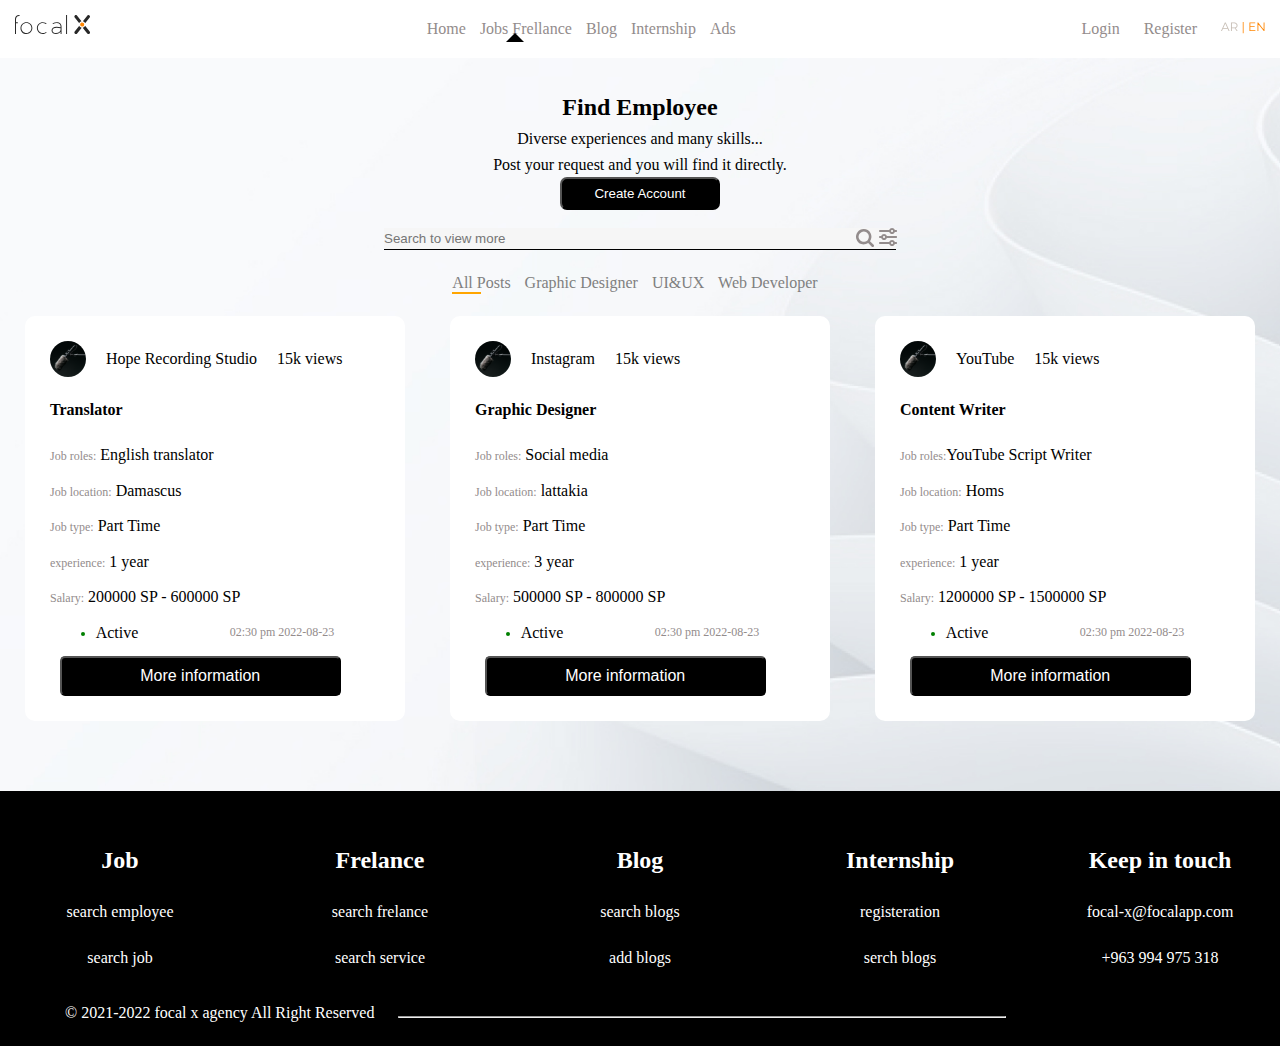
<file: task-4/1/index.html>
<!DOCTYPE html>
<html lang="en">

<head>
    <meta charset="UTF-8">
    <meta http-equiv="X-UA-Compatible" content="IE=edge">
    <meta name="viewport" content="width=device-width, initial-scale=1.0">
    <title>Document</title>
    <link rel="stylesheet" href="./Style.css">

</head>

<body>
    <div class="container">
        <header>
            <div class="focal-x">
                <img src="./svg/Layer 1.svg" alt="">
            </div>
            <nav>
                <div>
                    <a href="#">Home</a>
                </div>
                <!-- <div class="container-jobs"> -->
                <a class="jobs" href="#">Jobs</a>
                <!-- </div> -->
                <div>
                    <a href="#">Frellance</a>
                </div>
                <div>
                    <a href="#">Blog</a>
                </div>
                <div>
                    <a href="#">Internship</a>
                </div>
                <div>
                    <a href="#">Ads</a>
                </div>
                <div class="container-search hide">
                    <div class="search">
                        <a href="">Search Job</a>
                        <a href="./../3/index.html" target="_blank">Search Employee</a>
                        <a href="./../2/index.html" target="_blank">Companies</a>
                    </div>
                </div>


            </nav>
            <div class="register">
                <a href="#">Login</a>
                <a href="#">Register</a>
                <img src="./svg/AR _ EN.svg" alt="">
            </div>

        </header>
        <section class="project-body">
            <div class="find-job">
                <h2>Find Employee</h2>
                <div class="info">
                    <p>Diverse experiences and many skills...</p>
                    <p>Post your request and you will find it directly.</p>
                </div>

                <button>Create Account</button>
            </div>
            <div class="search-job">
                <input type="search" placeholder="Search to view more">
                <div class="image">
                    <img src="./svg/Vector (1).svg" alt="">
                    <img src="./svg/Vector (2).svg" alt="">
                </div>




            </div>
            <div class="links">
                <a class="all-posts" href="#">All Posts</a>
                <a href="#">Graphic Designer</a>
                <a href="#">UI&UX</a>
                <a href="#">Web Developer</a>
            </div>
            <div class="cards">
                <div class="translator">
                    <div class="header-cards">
                        <img src="./svg/translator.svg" alt="">
                        <p>Hope Recording Studio</p>
                        <p>15k views</p>
                    </div>
                    <h4>Translator</h4>
                    <div class="card-body">
                        <p><span>Job roles:</span> English translator</p>
                        <p><span>Job location:</span> Damascus</p>
                        <p><span>Job type:</span> Part Time</p>
                        <p><span>experience:</span> 1 year</p>
                        <p><span>Salary:</span> 200000 SP - 600000 SP</p>

                    </div>
                    <div class="card-footer">
                        <ul>
                            <li>
                                <p>Active</p>
                            </li>
                        </ul>
                        <span>02:30 pm 2022-08-23</span>
                    </div>
                    <button>More information</button>
                </div>
                <div class="translator">
                    <div class="header-cards">
                        <img src="./svg/translator.svg" alt="">
                        <p>Instagram</p>
                        <p>15k views</p>
                    </div>
                    <h4>Graphic Designer</h4>
                    <div class="card-body">
                        <p><span>Job roles:</span> Social media</p>
                        <p><span>Job location:</span> lattakia</p>
                        <p><span>Job type:</span> Part Time</p>
                        <p><span>experience:</span> 3 year</p>
                        <p><span>Salary:</span> 500000 SP - 800000 SP</p>

                    </div>
                    <div class="card-footer">
                        <ul>
                            <li>
                                <p>Active</p>
                            </li>
                        </ul>
                        <span>02:30 pm 2022-08-23</span>
                    </div>
                    <button>More information</button>
                </div>
                <div class="translator">
                    <div class="header-cards">
                        <img src="./svg/translator.svg" alt="">
                        <p>YouTube</p>
                        <p>15k views</p>
                    </div>
                    <h4>Content Writer</h4>
                    <div class="card-body">
                        <p><span>Job roles:</span>YouTube Script Writer</p>
                        <p><span>Job location:</span> Homs</p>
                        <p><span>Job type:</span> Part Time</p>
                        <p><span>experience:</span> 1 year</p>
                        <p><span>Salary:</span> 1200000 SP - 1500000 SP</p>

                    </div>
                    <div class="card-footer">
                        <ul>
                            <li>
                                <p>Active</p>
                            </li>
                        </ul>
                        <span>02:30 pm 2022-08-23</span>
                    </div>
                    <button>More information</button>
                </div>

            </div>
        </section>
        <footer>
            <div class="footer-son1">
                <div>
                    <h2>
                        Job
                    </h2>
                    <p><a href="#">search employee</a> </p>
                    <p><a href="#">search job</a> </p>
                </div>
                <div>
                    <h2>
                        Frelance
                    </h2>
                    <p><a href="#">search frelance</a> </p>
                    <p><a href="#">search service</a> </p>
                </div>
                <div>
                    <h2>
                        Blog
                    </h2>
                    <p> <a href="#">search blogs</a> </p>
                    <p> <a href="#">add blogs</a> </p>
                </div>
                <div>
                    <h2>
                        Internship
                    </h2>
                    <p>registeration</p>
                    <p>serch blogs</p>
                </div>
                <div>
                    <h2>
                        Keep in touch
                    </h2>
                    <p><a href="#"> focal-x@focalapp.com</a></p>
                    <p>+963 994 975 318</p>

                </div>

            </div>
            <div class="footer-son2">
                <p>&copy; 2021-2022 focal x agency All Right Reserved</p>
                <hr>
            </div>
        </footer>
    </div>
    <script src="./script.js"></script>
</body>

</html>
</file>
<file: task-4/1/Style.css>
* {
    margin: 0;
    padding: 0;
    box-sizing: border-box;
    line-height: 1.6;

}

a {
    text-decoration: none;
    cursor: pointer;
}

button {
    cursor: pointer;
}

ul {
    list-style: none;
}


header {
    padding: 15px;
    display: flex;
    justify-content: space-between;
    flex-wrap: wrap;
    align-items: center;

}

header nav {
    position: relative;
}

header nav ul li {
    display: inline;
    margin: 0 25px;
    list-style: none;
    position: relative;

}

header a {
    text-decoration: none;
    font-family: 'Montserrat';
    font-style: normal;
    font-weight: 500;
    font-size: 16px;
    line-height: 20px;
    text-align: right;
    color: #938C8C;

}

header .jobs {
    position: relative;
}


header nav .jobs::after {
    top: 4px;
    content: "";
    position: absolute;
    border: 9px solid;
    border-color: transparent transparent black transparent;
    right: -16px;
} 





header .register a {
    margin-right: 20px;

}

nav div:not(:last-child) {
    display: inline-block;
    margin-right: 10px;
}

nav .search {
    display: flex;
    flex-direction: row;
    justify-content: space-around;
    align-items: center;
    flex-wrap: wrap;
    width: 100%;
    height: 50px;
    background-color: black;
    color: white;
    position: absolute;
    border-radius: 10px;
    top: 26px;
    right: 0px;
    z-index: 1;

}

/* nav:hover .container-search {
    display: block;
    z-index: 1;
    
} */

.search a {
    color: white;
}

.project-body {
    background-image: url(./image/background.jpg);
    background-size: cover;
}

.project-body .find-job {
    padding-top: 30px;
    display: flex;
    justify-content: space-between;
    flex-direction: column;
    align-items: center;
    text-align: center;
    height: 150px;
    margin-bottom: 20px;

}

.project-body .find-job button {
    width: 160px;
    padding: 4px 32px 4px 32px;
    background-color: black;
    color: white;
    border-radius: 7px;
}

.project-body .search-job input {
    margin-top: 30px;
    display: block;
    margin: auto;
    border: 0;
    border-bottom: 1px solid black;
    width: 40%;
    background-color: #f6f6f6;
}

.project-body .search-job {
    position: relative;
    width: 100%;
}

.project-body .search-job .image {
    position: absolute;
    top: 0;
    left: calc(70% - 40px);
}

.project-body .links {


    text-align: center;
    margin: 20px 0;
}

.project-body .links a:first-child {
    position: relative;
}

.project-body .links a:first-child::after {
    content: "";
    position: absolute;
    top: 3px;
    left: 0;

    height: 15px;
    width: 50%;
    border-bottom: 2px solid orange;
}

.project-body .links a {
    margin-right: 10px;
    color: gray;
}

.cards .translator {
    padding: 25px;
    border-radius: 10px;
    background-color: white;
    width: 300px;


}

.cards {
    display: flex;
    justify-content: space-evenly;
    flex-wrap: wrap;

    gap: 20px;
    padding-bottom: 70px;

}

.cards .header-cards {
    display: flex;
    /* justify-content: space-between; */
    align-items: center;
    gap: 20px;

}

.cards .translator {
    width: 380px;
}

.cards .translator h4 {
    margin: 20px 0;
}

.cards .card-body p {
    margin-bottom: 10px;
}

.cards .translator header p:first-of-type {
    font-weight: 500;
    font-size: 15px;


}

.cards .translator header p:nth-child(3) {
    font-weight: 100;
    font-size: 10px;
}

.cards .card-body p span,
.cards .card-footer span {
    font-weight: 400;
    font-size: 12px;
    color: #938C8C;

}

.cards .card-footer {
    display: flex;
    justify-content: space-around;
    align-items: center;
}

.cards .card-footer ul {
    list-style-type: disc;


}

.cards .card-footer ul li::marker {
    color: green;
    font-size: 15px;

}

.cards .translator button {
    width: 85%;
    height: 40px;
    margin-left: 10px;
    margin-top: 10px;
    background-color: black;
    color: white;
    font-size: 16px;
    border-radius: 5px;
}



footer {
    background-color: black;
    padding: 20px 0;
}

footer .footer-son1 {
    display: grid;
    grid-template-columns: repeat(auto-fit, minmax(200px, 1fr));
    /* background-color: black; */
    color: white;
    /* height: 100px; */
    gap: 20px;
}

footer .footer-son1>div {
    padding: 30px 0;
    display: flex;
    justify-content: space-between;
    align-items: center;
    flex-direction: column;
    gap: 20px;
}

footer .footer-son2 {
    color: white;
    margin-left: 65px;
}

footer .footer-son2 p {
    display: inline-block;
}

footer .footer-son2 hr {
    color: white;
    display: inline-block;
    width: 50%;
    margin-left: 20px;
}

footer a {
    text-decoration: none;
    color: white;
}
.hide {
    display: none;
}
</file>
